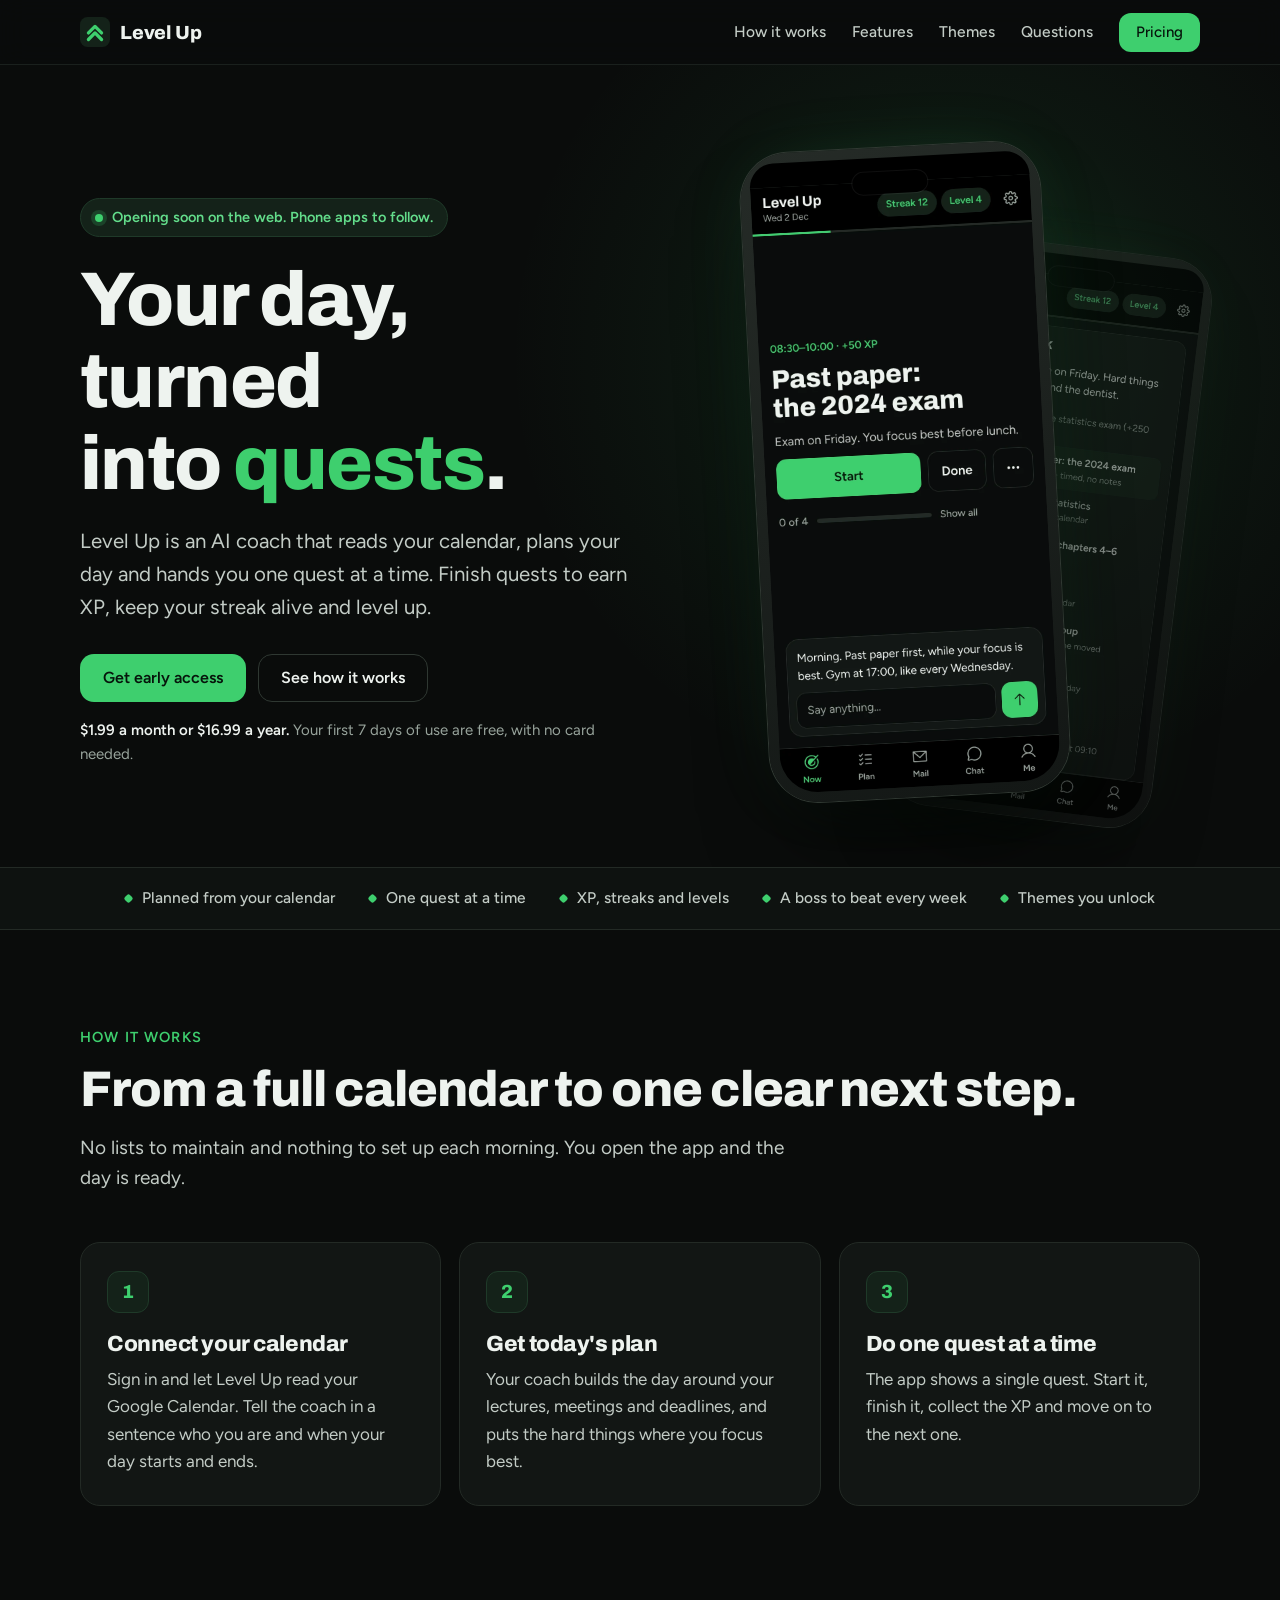
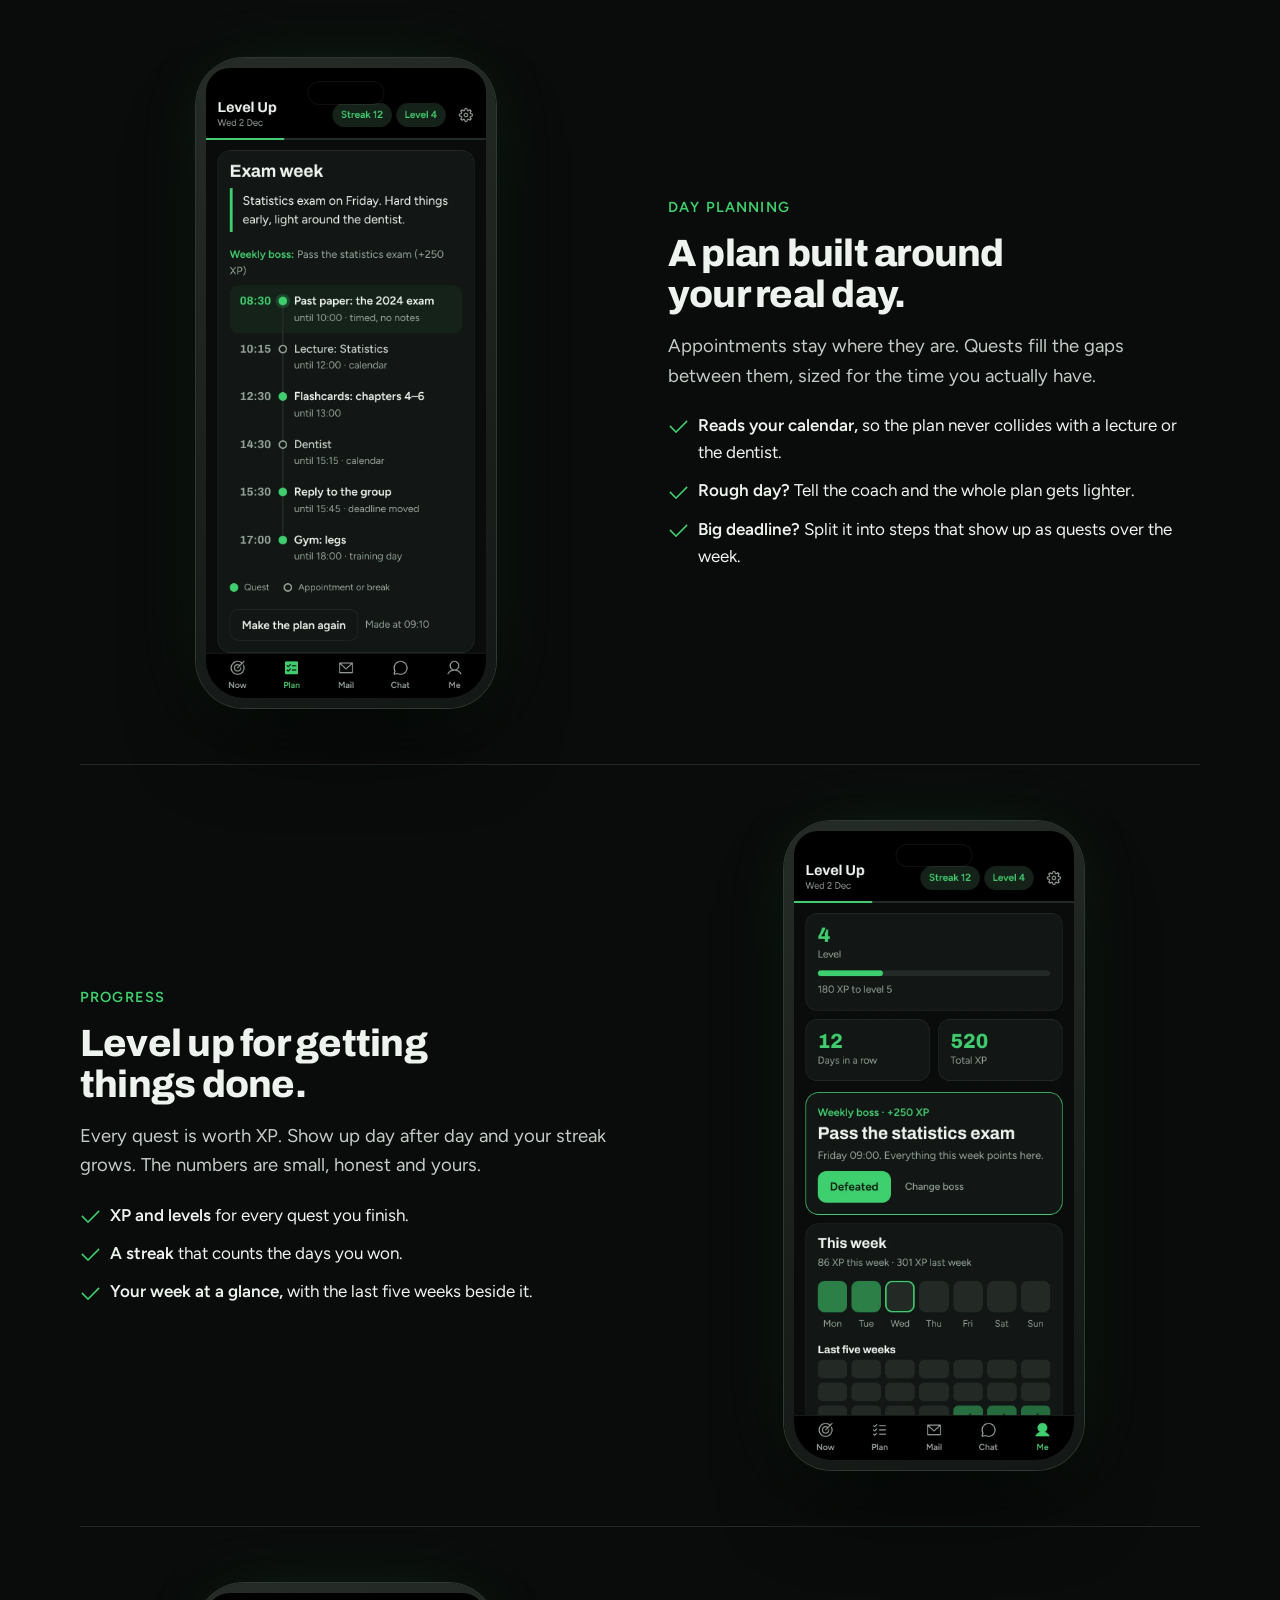
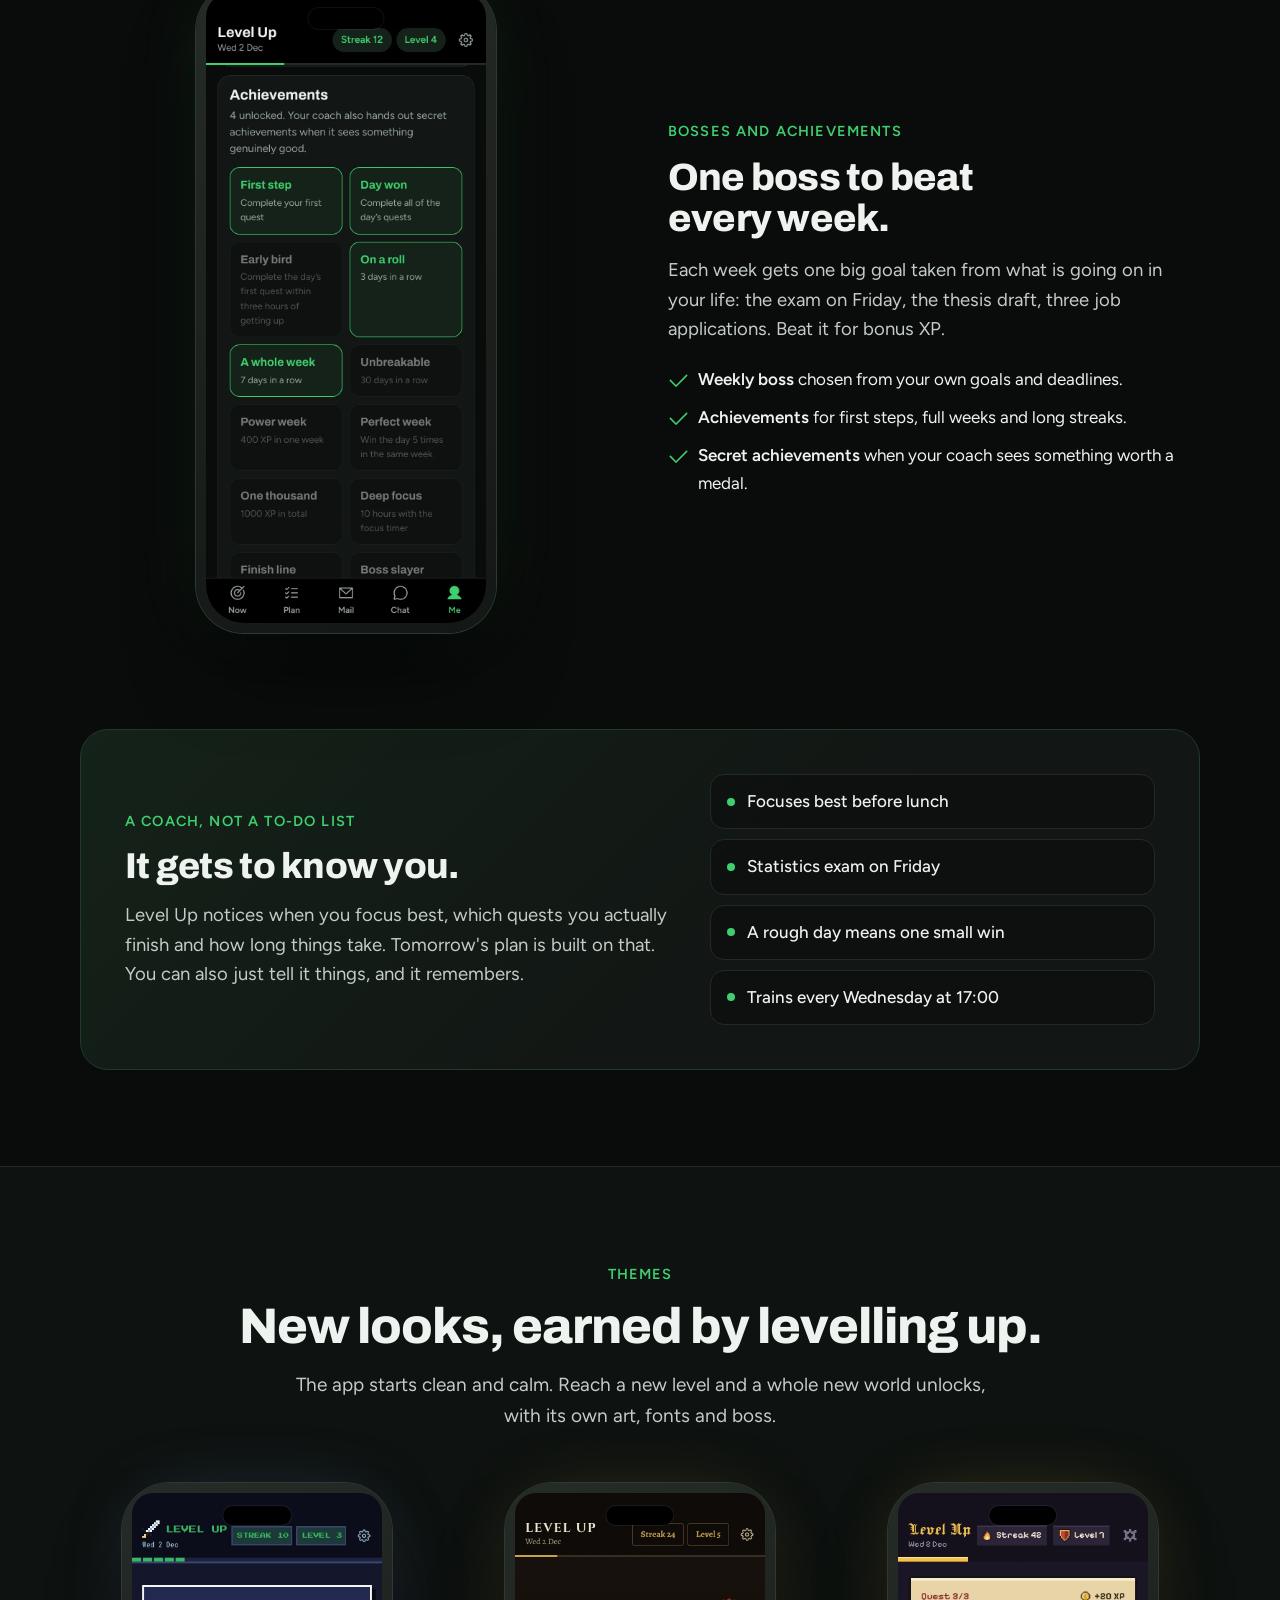
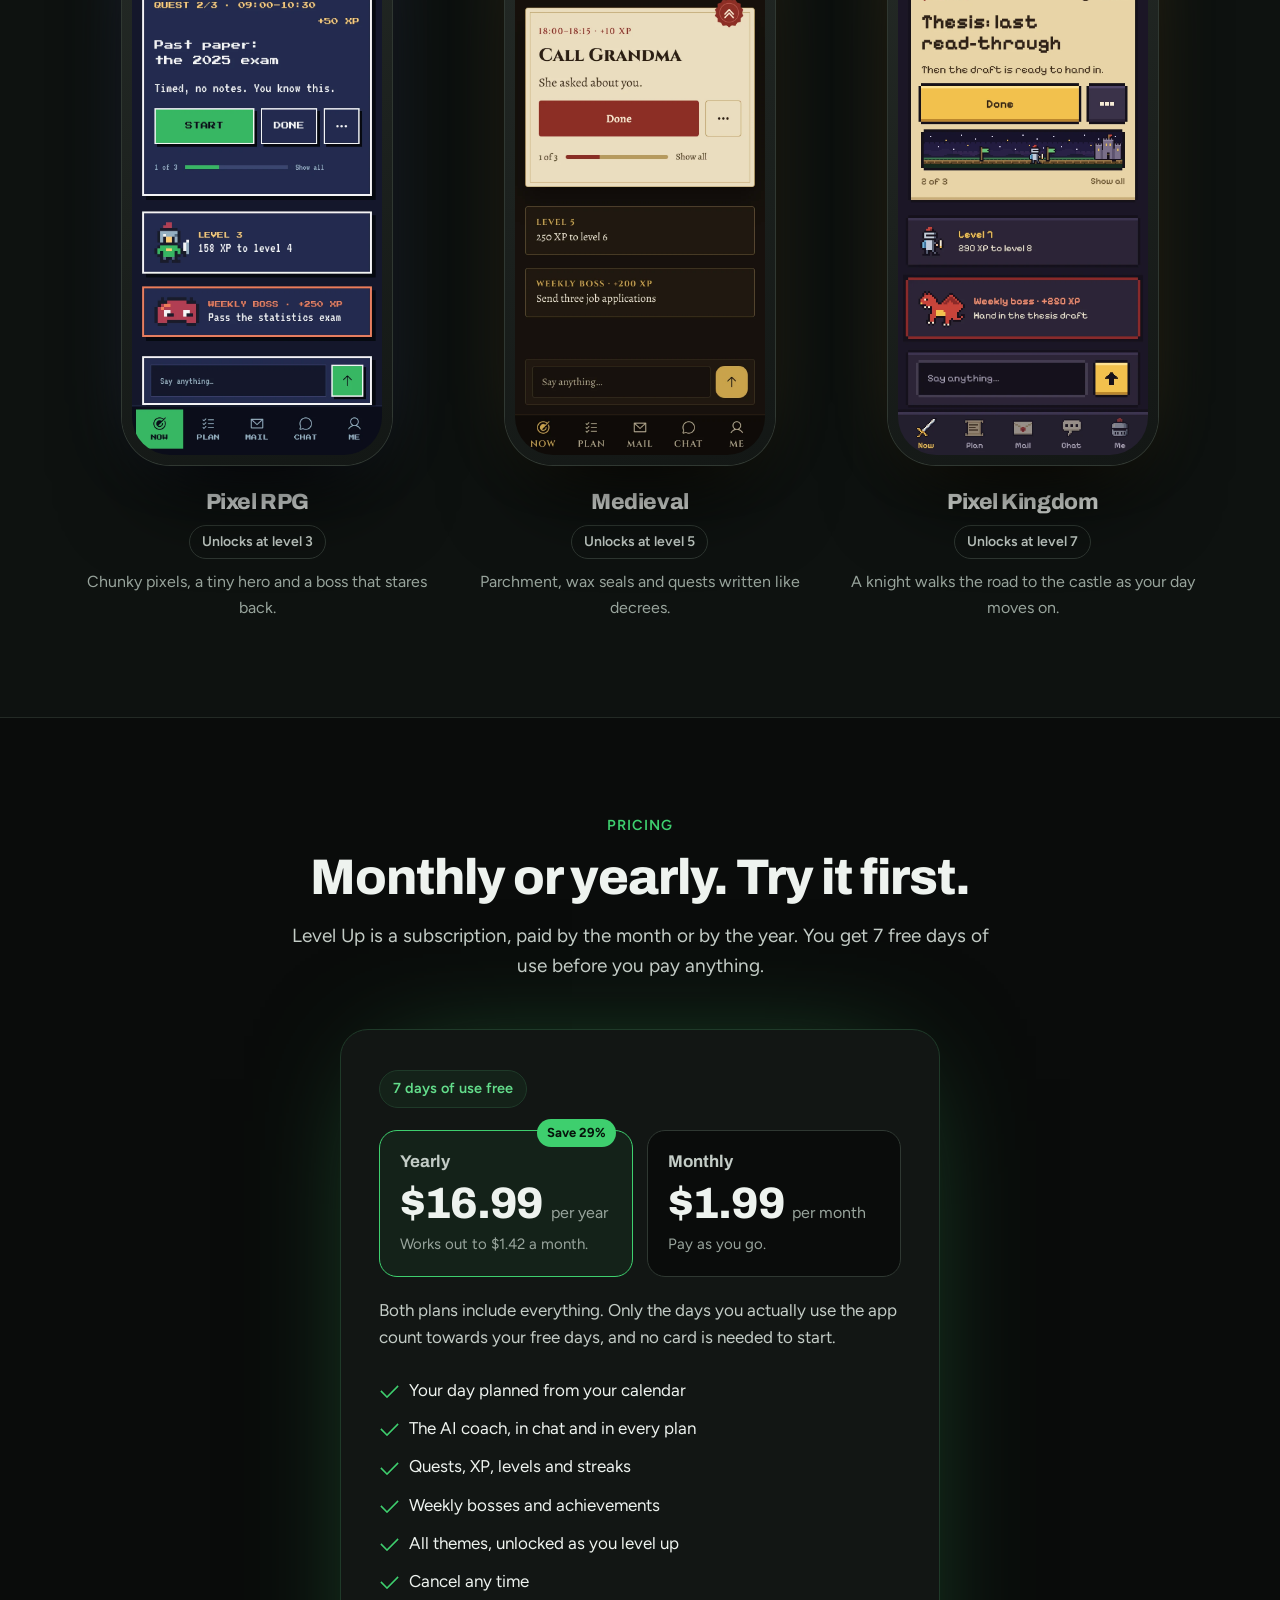
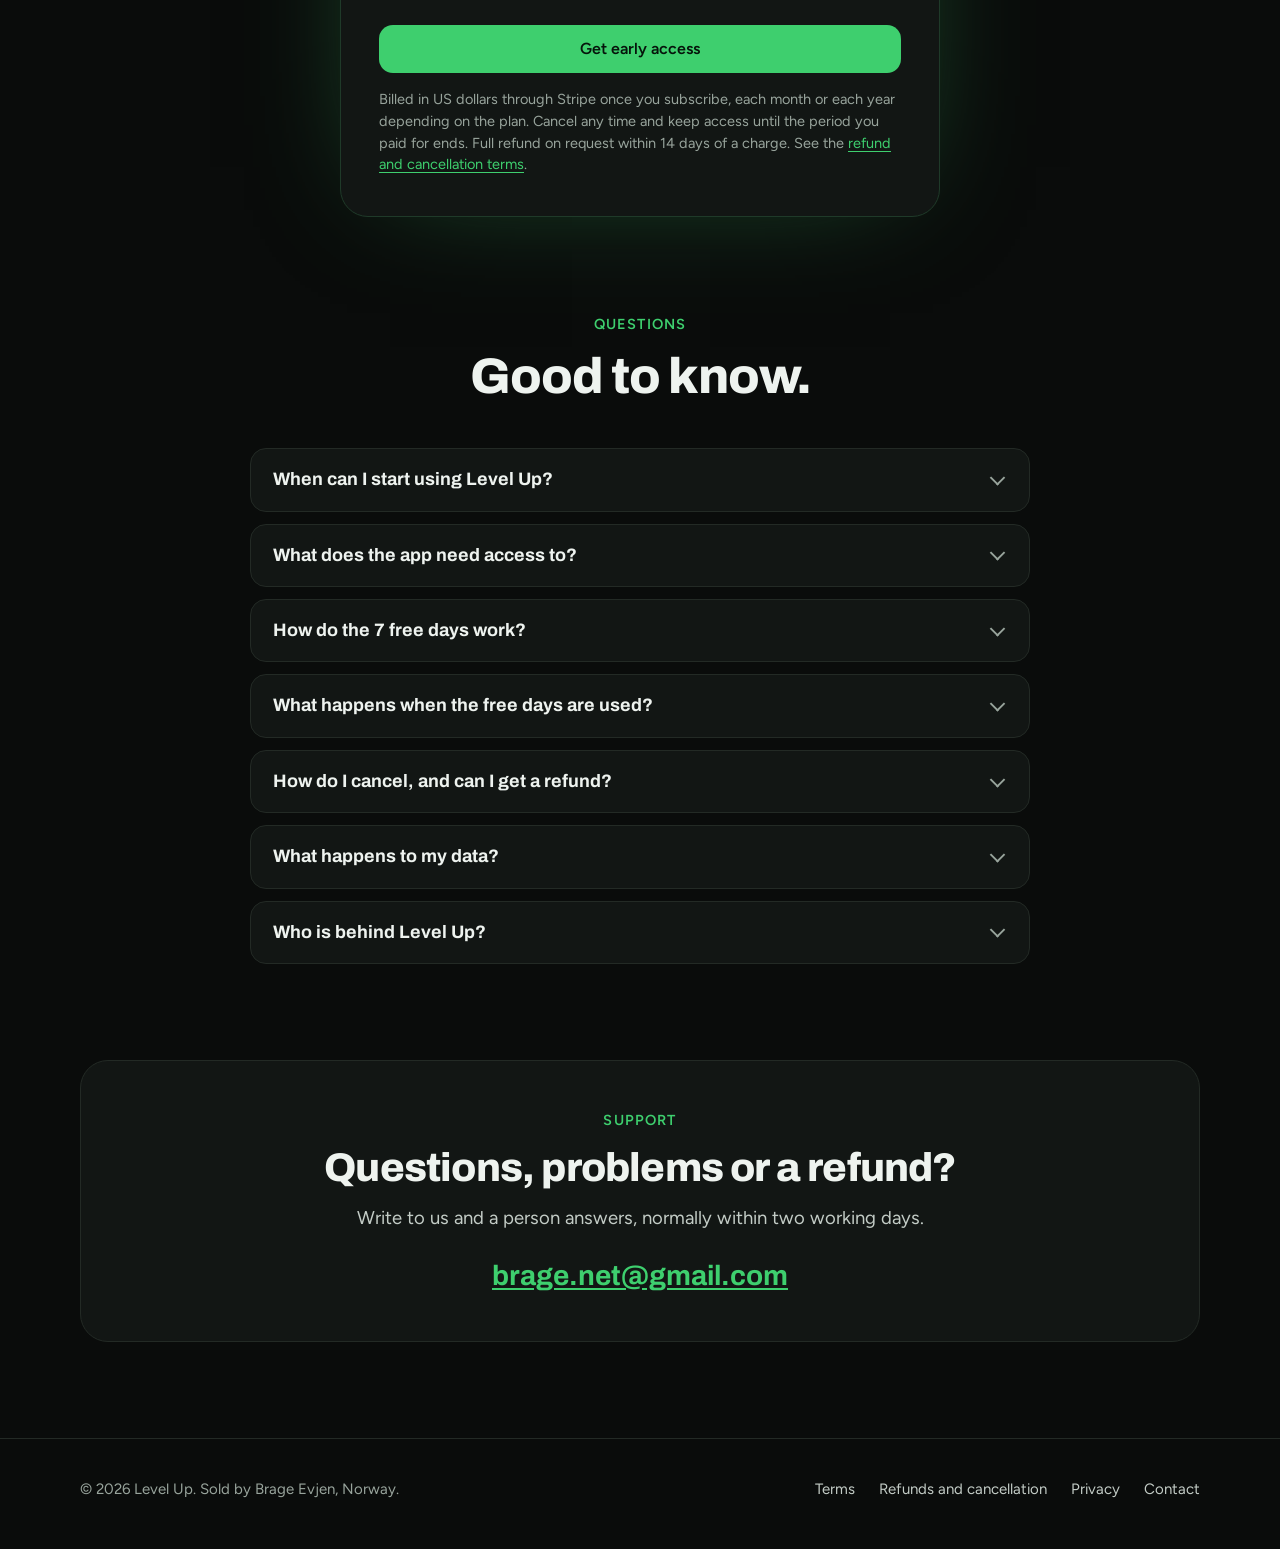
<file: index.html>
<!doctype html>
<html lang="en">
<head>
<meta charset="utf-8">
<meta name="viewport" content="width=device-width, initial-scale=1">
<title>Level Up: your day, turned into quests</title>
<meta name="description" content="Level Up is an AI coach that plans your day from your calendar and hands you one quest at a time. Earn XP, keep your streak and level up. $1.99 a month or $16.99 a year, first 7 days of use free.">
<meta name="theme-color" content="#0a0c0b">
<meta property="og:type" content="website">
<meta property="og:site_name" content="Level Up">
<meta property="og:title" content="Level Up: your day, turned into quests">
<meta property="og:description" content="An AI coach that plans your day from your calendar and hands you one quest at a time. Earn XP, keep your streak and level up.">
<meta property="og:image" content="https://brageevjen.github.io/level-up/assets/img/og.png">
<meta property="og:url" content="https://brageevjen.github.io/level-up/">
<link rel="canonical" href="https://brageevjen.github.io/level-up/">
<meta name="twitter:card" content="summary_large_image">
<link rel="icon" href="assets/img/icon.svg" type="image/svg+xml">
<link rel="apple-touch-icon" href="assets/img/icon-180.png">
<link rel="preload" href="assets/fonts/archivo.woff2" as="font" type="font/woff2" crossorigin>
<link rel="preload" href="assets/fonts/figtree.woff2" as="font" type="font/woff2" crossorigin>
<link rel="stylesheet" href="assets/style.css">
</head>
<body>
<a class="skip" href="#main">Skip to content</a>

<header class="top">
  <div class="wrap">
    <a class="brand" href="./" aria-label="Level Up, home">
      <svg viewBox="0 0 64 64" aria-hidden="true"><rect width="64" height="64" rx="16" fill="#142219"/><g fill="none" stroke="#3ecf6e" stroke-width="7" stroke-linecap="round" stroke-linejoin="round"><path d="M18 34 32 20 46 34"/><path d="M18 48 32 34 46 48"/></g></svg>
      Level Up
    </a>
    <nav class="nav" aria-label="Main">
      <a href="#how">How it works</a>
      <a href="#features">Features</a>
      <a href="#themes">Themes</a>
      <a href="#faq">Questions</a>
      <a class="btn sm" href="#pricing">Pricing</a>
    </nav>
  </div>
</header>

<main id="main">

<section class="hero">
  <div class="wrap">
    <div>
      <span class="pill"><i></i>Opening soon on the web. Phone apps to follow.</span>
      <h1>Your day, turned into <em>quests</em>.</h1>
      <p class="lead">Level Up is an AI coach that reads your calendar, plans your day and hands you one quest at a time. Finish quests to earn XP, keep your streak alive and level up.</p>
      <div class="cta">
        <a class="btn" href="mailto:brage.net@gmail.com?subject=Level%20Up%20early%20access">Get early access</a>
        <a class="btn ghost" href="#how">See how it works</a>
      </div>
      <p class="fine"><b>$1.99 a month or $16.99 a year.</b> Your first 7 days of use are free, with no card needed.</p>
    </div>
    <div class="stage" aria-hidden="true">
      <div class="phone back" style="--top:#000000"><img src="assets/img/plan.webp" alt="" width="780" height="1688"></div>
      <div class="phone front" style="--top:#000000"><img src="assets/img/now.webp" alt="" width="780" height="1688"></div>
    </div>
  </div>
</section>

<div class="strip">
  <div class="wrap">
    <ul>
      <li>Planned from your calendar</li>
      <li>One quest at a time</li>
      <li>XP, streaks and levels</li>
      <li>A boss to beat every week</li>
      <li>Themes you unlock</li>
    </ul>
  </div>
</div>

<section id="how">
  <div class="wrap">
    <p class="eyebrow">How it works</p>
    <h2 class="h2">From a full calendar to one clear next step.</h2>
    <p class="sub">No lists to maintain and nothing to set up each morning. You open the app and the day is ready.</p>
    <div class="steps">
      <div class="step">
        <h3>Connect your calendar</h3>
        <p>Sign in and let Level Up read your Google Calendar. Tell the coach in a sentence who you are and when your day starts and ends.</p>
      </div>
      <div class="step">
        <h3>Get today's plan</h3>
        <p>Your coach builds the day around your lectures, meetings and deadlines, and puts the hard things where you focus best.</p>
      </div>
      <div class="step">
        <h3>Do one quest at a time</h3>
        <p>The app shows a single quest. Start it, finish it, collect the XP and move on to the next one.</p>
      </div>
    </div>
  </div>
</section>

<section id="features" style="padding-top:0">
  <div class="wrap">

    <div class="feat">
      <div class="shot"><div class="phone" style="--top:#000000"><img src="assets/img/plan.webp" loading="lazy" width="780" height="1688" alt="The Plan view: a timeline for the day with calendar appointments and quests placed around them."></div></div>
      <div>
        <p class="eyebrow">Day planning</p>
        <h3>A plan built around your real day.</h3>
        <p>Appointments stay where they are. Quests fill the gaps between them, sized for the time you actually have.</p>
        <ul class="ticks">
          <li><b>Reads your calendar,</b> so the plan never collides with a lecture or the dentist.</li>
          <li><b>Rough day?</b> Tell the coach and the whole plan gets lighter.</li>
          <li><b>Big deadline?</b> Split it into steps that show up as quests over the week.</li>
        </ul>
      </div>
    </div>

    <div class="feat flip">
      <div class="shot"><div class="phone" style="--top:#000000"><img src="assets/img/me.webp" loading="lazy" width="780" height="1688" alt="The Me view: level 4, a 12 day streak, 520 XP in total and this week's boss."></div></div>
      <div>
        <p class="eyebrow">Progress</p>
        <h3>Level up for getting things done.</h3>
        <p>Every quest is worth XP. Show up day after day and your streak grows. The numbers are small, honest and yours.</p>
        <ul class="ticks">
          <li><b>XP and levels</b> for every quest you finish.</li>
          <li><b>A streak</b> that counts the days you won.</li>
          <li><b>Your week at a glance,</b> with the last five weeks beside it.</li>
        </ul>
      </div>
    </div>

    <div class="feat">
      <div class="shot"><div class="phone" style="--top:#000000"><img src="assets/img/achievements.webp" loading="lazy" width="780" height="1688" alt="Achievements: First step, Day won, On a roll and A whole week are unlocked. More are waiting."></div></div>
      <div>
        <p class="eyebrow">Bosses and achievements</p>
        <h3>One boss to beat every week.</h3>
        <p>Each week gets one big goal taken from what is going on in your life: the exam on Friday, the thesis draft, three job applications. Beat it for bonus XP.</p>
        <ul class="ticks">
          <li><b>Weekly boss</b> chosen from your own goals and deadlines.</li>
          <li><b>Achievements</b> for first steps, full weeks and long streaks.</li>
          <li><b>Secret achievements</b> when your coach sees something worth a medal.</li>
        </ul>
      </div>
    </div>

    <div class="learn">
      <div>
        <p class="eyebrow">A coach, not a to-do list</p>
        <h3>It gets to know you.</h3>
        <p>Level Up notices when you focus best, which quests you actually finish and how long things take. Tomorrow's plan is built on that. You can also just tell it things, and it remembers.</p>
      </div>
      <ul class="notes" aria-label="Examples of what the coach remembers">
        <li>Focuses best before lunch</li>
        <li>Statistics exam on Friday</li>
        <li>A rough day means one small win</li>
        <li>Trains every Wednesday at 17:00</li>
      </ul>
    </div>

  </div>
</section>

<section id="themes" class="themes">
  <div class="wrap center">
    <p class="eyebrow">Themes</p>
    <h2 class="h2">New looks, earned by levelling up.</h2>
    <p class="sub">The app starts clean and calm. Reach a new level and a whole new world unlocks, with its own art, fonts and boss.</p>
    <div class="tgrid">
      <div class="theme t-pixel">
        <div class="phone" style="--top:#0b0d1a"><img src="assets/img/pixel.webp" loading="lazy" width="780" height="1688" alt="Level Up in the Pixel RPG theme: blocky retro fonts, a small pixel hero and a pixel boss."></div>
        <h3>Pixel RPG</h3>
        <span class="lvl">Unlocks at level 3</span>
        <p>Chunky pixels, a tiny hero and a boss that stares back.</p>
      </div>
      <div class="theme t-med">
        <div class="phone" style="--top:#0f0b08"><img src="assets/img/medieval.webp" loading="lazy" width="780" height="1688" alt="Level Up in the Medieval theme: a parchment quest card with a wax seal and serif lettering."></div>
        <h3>Medieval</h3>
        <span class="lvl">Unlocks at level 5</span>
        <p>Parchment, wax seals and quests written like decrees.</p>
      </div>
      <div class="theme t-realm">
        <div class="phone" style="--top:#15111c"><img src="assets/img/kingdom.webp" loading="lazy" width="780" height="1688" alt="Level Up in the Pixel Kingdom theme: a knight walks a night road towards a castle and a red dragon is the weekly boss."></div>
        <h3>Pixel Kingdom</h3>
        <span class="lvl">Unlocks at level 7</span>
        <p>A knight walks the road to the castle as your day moves on.</p>
      </div>
    </div>
  </div>
</section>

<section id="pricing">
  <div class="wrap center">
    <p class="eyebrow">Pricing</p>
    <h2 class="h2">Monthly or yearly. Try it first.</h2>
    <p class="sub">Level Up is a subscription, paid by the month or by the year. You get 7 free days of use before you pay anything.</p>
    <div class="price">
      <span class="tag">7 days of use free</span>
      <div class="plans">
        <div class="plan best">
          <span class="save">Save 29%</span>
          <h3>Yearly</h3>
          <div class="amount"><b>$16.99</b><span>per year</span></div>
          <p>Works out to $1.42 a month.</p>
        </div>
        <div class="plan">
          <h3>Monthly</h3>
          <div class="amount"><b>$1.99</b><span>per month</span></div>
          <p>Pay as you go.</p>
        </div>
      </div>
      <p class="note">Both plans include everything. Only the days you actually use the app count towards your free days, and no card is needed to start.</p>
      <ul class="ticks">
        <li>Your day planned from your calendar</li>
        <li>The AI coach, in chat and in every plan</li>
        <li>Quests, XP, levels and streaks</li>
        <li>Weekly bosses and achievements</li>
        <li>All themes, unlocked as you level up</li>
        <li>Cancel any time</li>
      </ul>
      <a class="btn" href="mailto:brage.net@gmail.com?subject=Level%20Up%20early%20access">Get early access</a>
      <small>Billed in US dollars through Stripe once you subscribe, each month or each year depending on the plan. Cancel any time and keep access until the period you paid for ends. Full refund on request within 14 days of a charge. See the <a href="terms.html#refunds">refund and cancellation terms</a>.</small>
    </div>
  </div>
</section>

<section id="faq" style="padding-top:0">
  <div class="wrap">
    <div class="center">
      <p class="eyebrow">Questions</p>
      <h2 class="h2">Good to know.</h2>
    </div>
    <div class="faq">
      <details>
        <summary>When can I start using Level Up?</summary>
        <p>Level Up is in its last stretch before opening on the web, and it will work in the browser on your phone and computer. Apps for iPhone and Android follow. Send an e-mail to <a href="mailto:brage.net@gmail.com">brage.net@gmail.com</a> and you will hear from us when it opens.</p>
      </details>
      <details>
        <summary>What does the app need access to?</summary>
        <p>Your Google Calendar, and only with your permission. Level Up reads your events to plan the day. It adds or deletes an event only when you ask for it, and deleting always needs your approval in the app. You can withdraw the permission at any time.</p>
      </details>
      <details>
        <summary>How do the 7 free days work?</summary>
        <p>A day counts when you use the app to plan it. Days you do not open the app are not used up, so a busy week does not eat your trial. You do not enter a card to start.</p>
      </details>
      <details>
        <summary>What happens when the free days are used?</summary>
        <p>The AI coach pauses until you subscribe. Your quests, XP, streak and level stay where they are, and you are never charged without choosing a plan yourself.</p>
      </details>
      <details>
        <summary>How do I cancel, and can I get a refund?</summary>
        <p>You cancel in the app under Settings, Account, whenever you like, and keep access until the end of the month or year you paid for. If you are not happy, write to <a href="mailto:brage.net@gmail.com">brage.net@gmail.com</a> within 14 days of a charge and you get that charge back in full. The details are in the <a href="terms.html#refunds">terms</a>.</p>
      </details>
      <details>
        <summary>What happens to my data?</summary>
        <p>Your plans, quests and progress are stored so the app can work, and the parts needed to plan your day are sent to an AI model. Your data is not sold, there is no advertising, and you can download or delete everything. Read the <a href="privacy.html">privacy policy</a>.</p>
      </details>
      <details>
        <summary>Who is behind Level Up?</summary>
        <p>Level Up is made and sold by Brage Evjen, an independent developer in Norway. Questions go straight to him at <a href="mailto:brage.net@gmail.com">brage.net@gmail.com</a>.</p>
      </details>
    </div>
  </div>
</section>

<section id="contact" class="contact">
  <div class="wrap">
    <div class="cbox">
      <p class="eyebrow">Support</p>
      <h2>Questions, problems or a refund?</h2>
      <p>Write to us and a person answers, normally within two working days.</p>
      <a class="mail" href="mailto:brage.net@gmail.com">brage.net@gmail.com</a>
    </div>
  </div>
</section>

</main>

<footer>
  <div class="wrap">
    <span>© 2026 Level Up. Sold by Brage Evjen, Norway.</span>
    <nav aria-label="Legal">
      <a href="terms.html">Terms</a>
      <a href="terms.html#refunds">Refunds and cancellation</a>
      <a href="privacy.html">Privacy</a>
      <a href="mailto:brage.net@gmail.com">Contact</a>
    </nav>
  </div>
</footer>
</body>
</html>
</file>
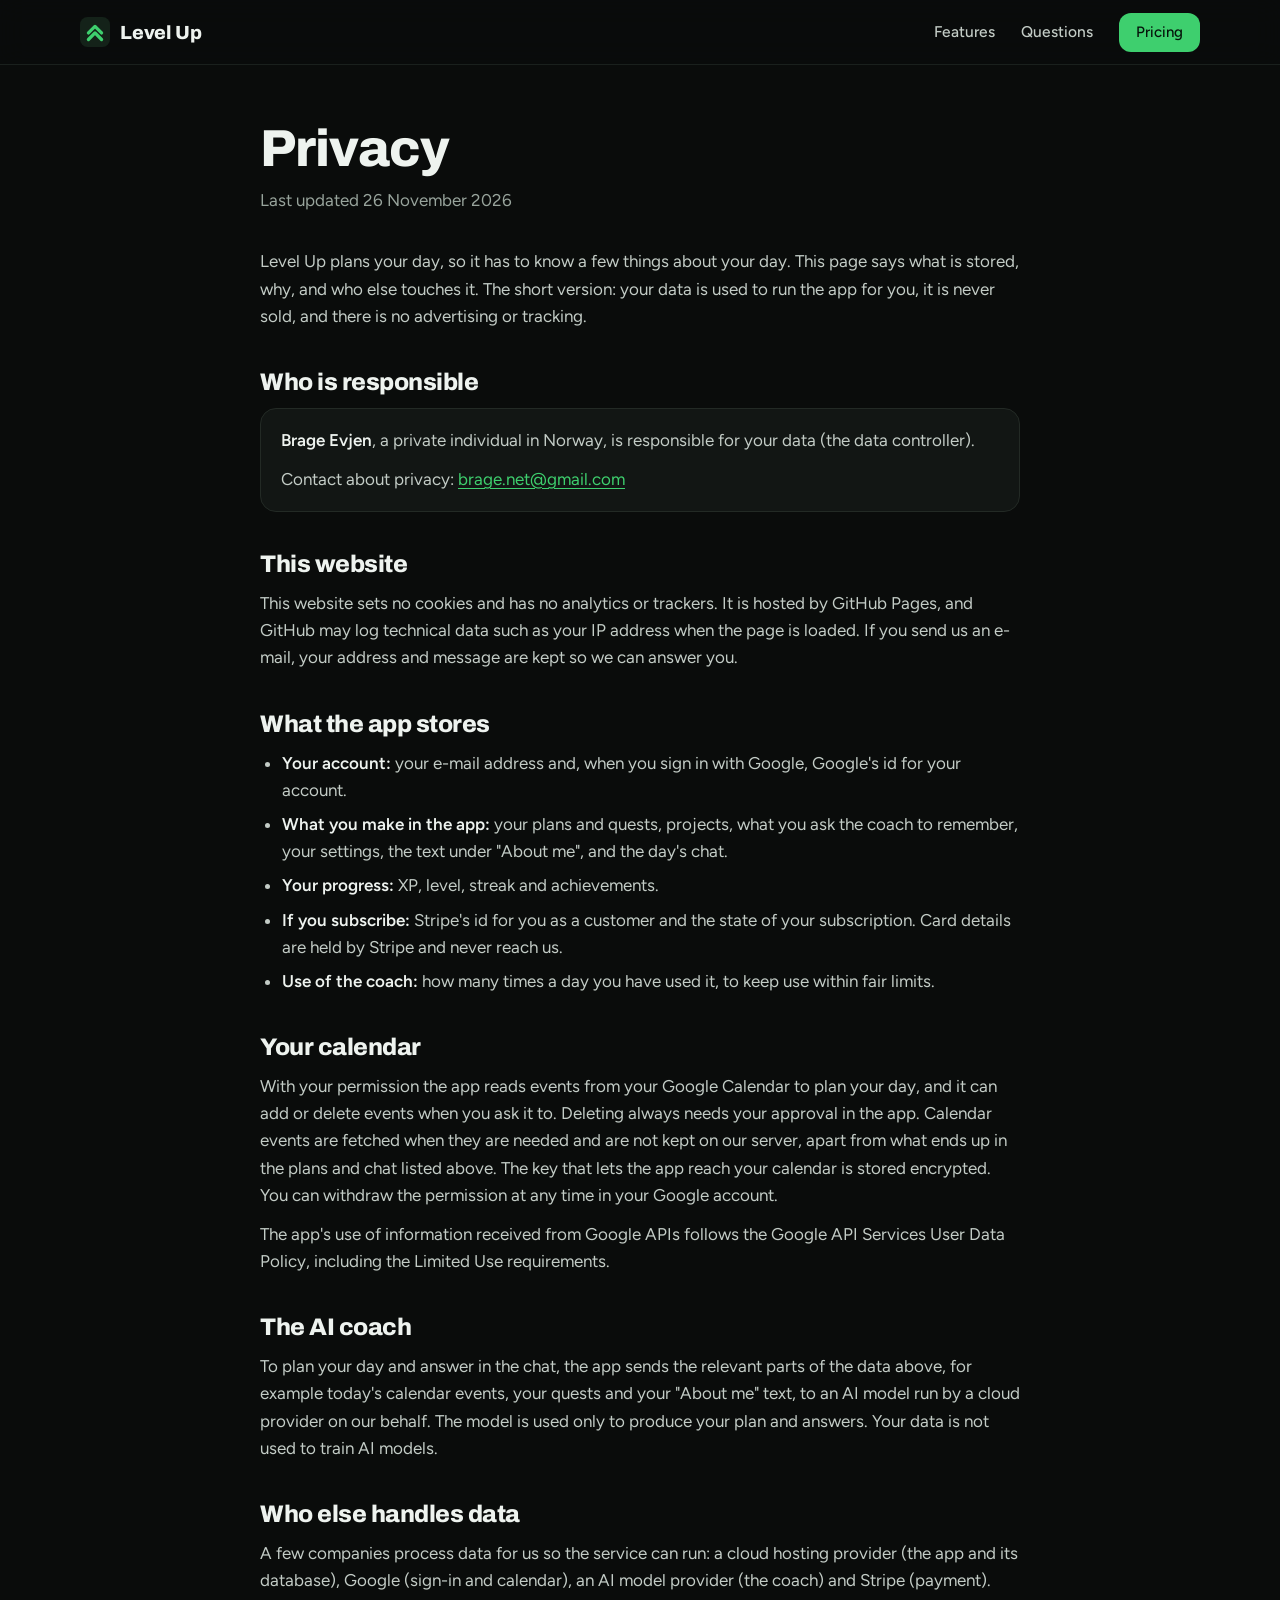
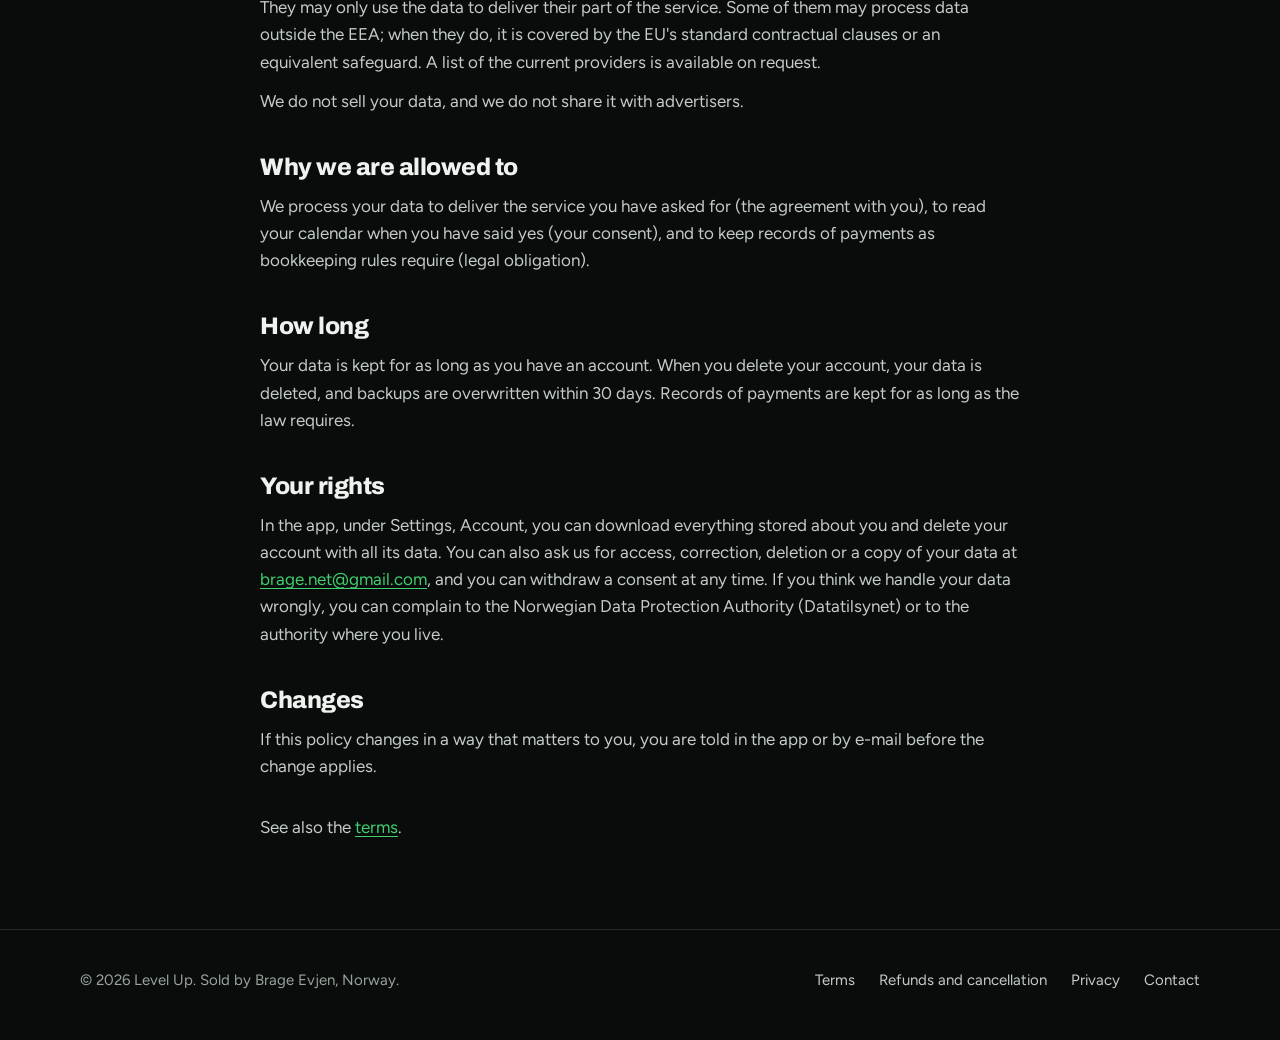
<file: privacy.html>
<!doctype html>
<html lang="en">
<head>
<meta charset="utf-8">
<meta name="viewport" content="width=device-width, initial-scale=1">
<title>Privacy | Level Up</title>
<meta name="description" content="What Level Up stores about you, why, and how you get it out or deleted.">
<meta name="theme-color" content="#0a0c0b">
<link rel="icon" href="assets/img/icon.svg" type="image/svg+xml">
<link rel="stylesheet" href="assets/style.css">
</head>
<body>
<a class="skip" href="#main">Skip to content</a>
<header class="top">
  <div class="wrap">
    <a class="brand" href="./" aria-label="Level Up, home">
      <svg viewBox="0 0 64 64" aria-hidden="true"><rect width="64" height="64" rx="16" fill="#142219"/><g fill="none" stroke="#3ecf6e" stroke-width="7" stroke-linecap="round" stroke-linejoin="round"><path d="M18 34 32 20 46 34"/><path d="M18 48 32 34 46 48"/></g></svg>
      Level Up
    </a>
    <nav class="nav" aria-label="Main">
      <a href="./#features">Features</a>
      <a href="./#faq">Questions</a>
      <a class="btn sm" href="./#pricing">Pricing</a>
    </nav>
  </div>
</header>
<main id="main" class="wrap legal">
<h1>Privacy</h1>
<p class="upd">Last updated 26 November 2026</p>

<p>Level Up plans your day, so it has to know a few things about your day. This page says what is stored, why, and who else touches it. The short version: your data is used to run the app for you, it is never sold, and there is no advertising or tracking.</p>

<h2 id="who">Who is responsible</h2>
<div class="box">
<p><b>Brage Evjen</b>, a private individual in Norway, is responsible for your data (the data controller).</p>
<p>Contact about privacy: <a href="mailto:brage.net@gmail.com">brage.net@gmail.com</a></p>
</div>

<h2 id="site">This website</h2>
<p>This website sets no cookies and has no analytics or trackers. It is hosted by GitHub Pages, and GitHub may log technical data such as your IP address when the page is loaded. If you send us an e-mail, your address and message are kept so we can answer you.</p>

<h2 id="stored">What the app stores</h2>
<ul>
<li><b>Your account:</b> your e-mail address and, when you sign in with Google, Google's id for your account.</li>
<li><b>What you make in the app:</b> your plans and quests, projects, what you ask the coach to remember, your settings, the text under "About me", and the day's chat.</li>
<li><b>Your progress:</b> XP, level, streak and achievements.</li>
<li><b>If you subscribe:</b> Stripe's id for you as a customer and the state of your subscription. Card details are held by Stripe and never reach us.</li>
<li><b>Use of the coach:</b> how many times a day you have used it, to keep use within fair limits.</li>
</ul>

<h2 id="calendar">Your calendar</h2>
<p>With your permission the app reads events from your Google Calendar to plan your day, and it can add or delete events when you ask it to. Deleting always needs your approval in the app. Calendar events are fetched when they are needed and are not kept on our server, apart from what ends up in the plans and chat listed above. The key that lets the app reach your calendar is stored encrypted. You can withdraw the permission at any time in your Google account.</p>
<p>The app's use of information received from Google APIs follows the Google API Services User Data Policy, including the Limited Use requirements.</p>

<h2 id="ai">The AI coach</h2>
<p>To plan your day and answer in the chat, the app sends the relevant parts of the data above, for example today's calendar events, your quests and your "About me" text, to an AI model run by a cloud provider on our behalf. The model is used only to produce your plan and answers. Your data is not used to train AI models.</p>

<h2 id="others">Who else handles data</h2>
<p>A few companies process data for us so the service can run: a cloud hosting provider (the app and its database), Google (sign-in and calendar), an AI model provider (the coach) and Stripe (payment). They may only use the data to deliver their part of the service. Some of them may process data outside the EEA; when they do, it is covered by the EU's standard contractual clauses or an equivalent safeguard. A list of the current providers is available on request.</p>
<p>We do not sell your data, and we do not share it with advertisers.</p>

<h2 id="basis">Why we are allowed to</h2>
<p>We process your data to deliver the service you have asked for (the agreement with you), to read your calendar when you have said yes (your consent), and to keep records of payments as bookkeeping rules require (legal obligation).</p>

<h2 id="how-long">How long</h2>
<p>Your data is kept for as long as you have an account. When you delete your account, your data is deleted, and backups are overwritten within 30 days. Records of payments are kept for as long as the law requires.</p>

<h2 id="rights">Your rights</h2>
<p>In the app, under Settings, Account, you can download everything stored about you and delete your account with all its data. You can also ask us for access, correction, deletion or a copy of your data at <a href="mailto:brage.net@gmail.com">brage.net@gmail.com</a>, and you can withdraw a consent at any time. If you think we handle your data wrongly, you can complain to the Norwegian Data Protection Authority (Datatilsynet) or to the authority where you live.</p>

<h2 id="changes">Changes</h2>
<p>If this policy changes in a way that matters to you, you are told in the app or by e-mail before the change applies.</p>

<p style="margin-top:34px">See also the <a href="terms.html">terms</a>.</p>
</main>
<footer>
  <div class="wrap">
    <span>© 2026 Level Up. Sold by Brage Evjen, Norway.</span>
    <nav aria-label="Legal">
      <a href="terms.html">Terms</a>
      <a href="terms.html#refunds">Refunds and cancellation</a>
      <a href="privacy.html">Privacy</a>
      <a href="mailto:brage.net@gmail.com">Contact</a>
    </nav>
  </div>
</footer>
</body>
</html>
</file>
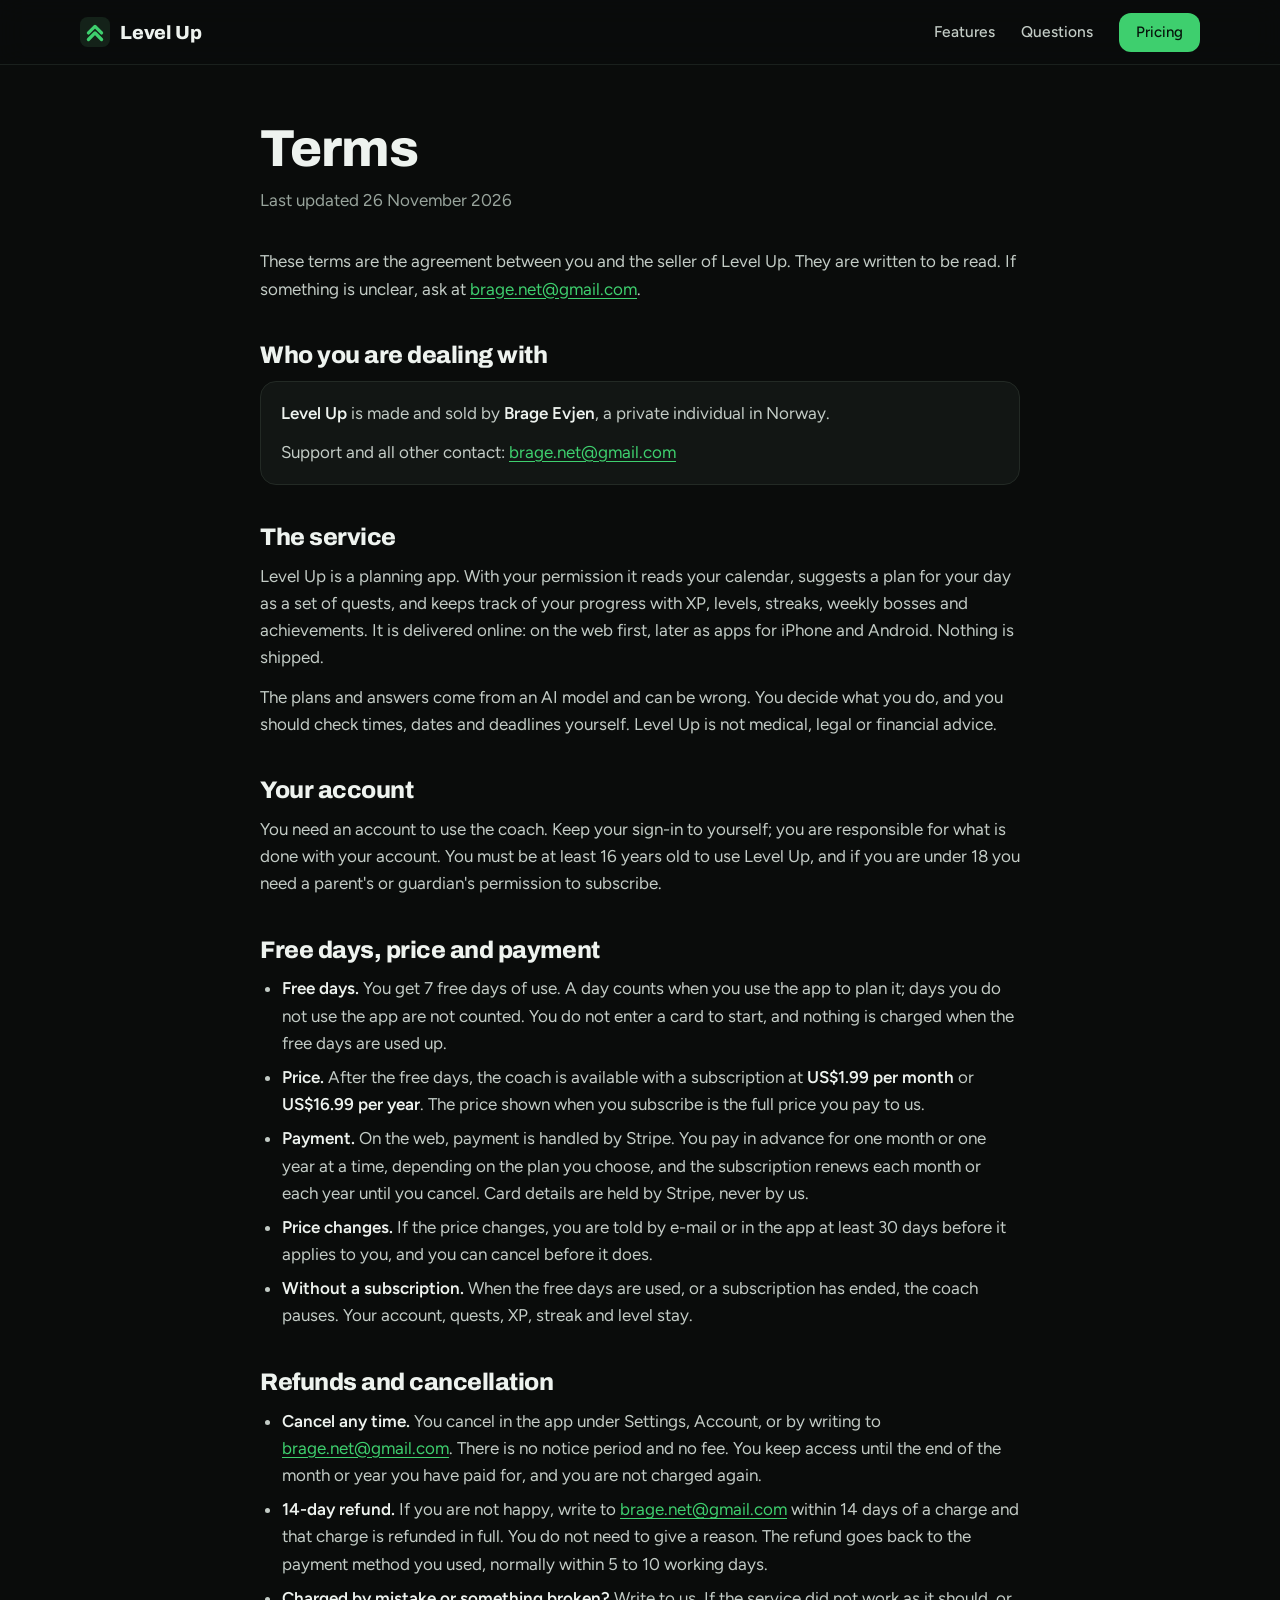
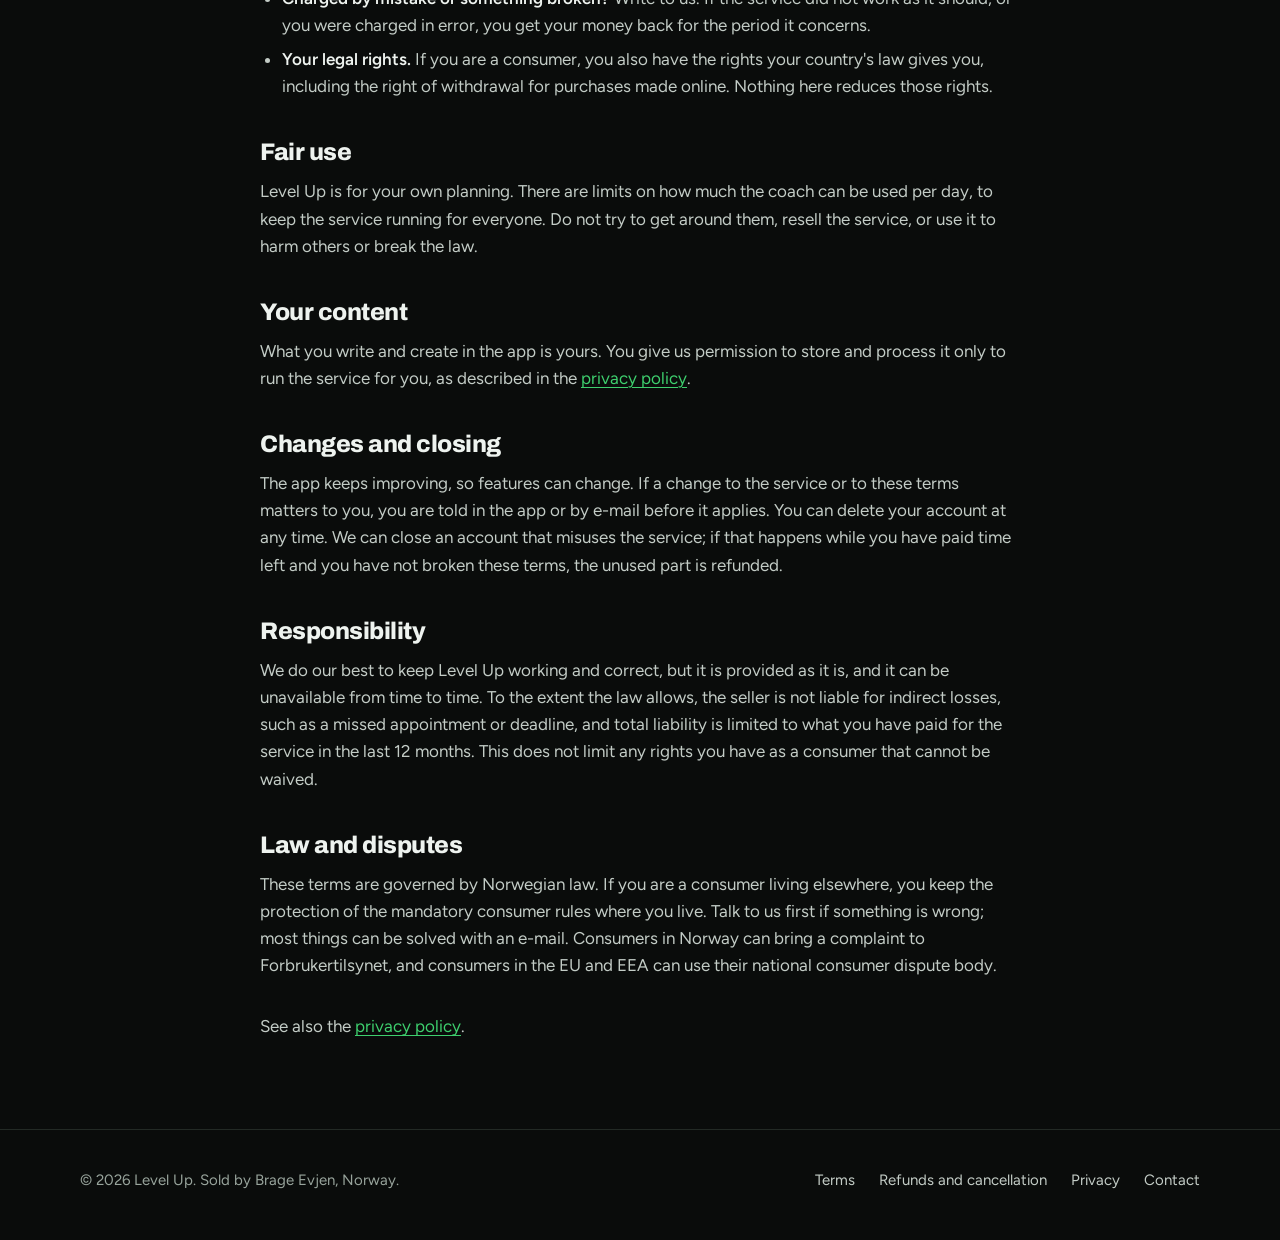
<file: terms.html>
<!doctype html>
<html lang="en">
<head>
<meta charset="utf-8">
<meta name="viewport" content="width=device-width, initial-scale=1">
<title>Terms | Level Up</title>
<meta name="description" content="Terms of use for Level Up, including price, cancellation and refunds.">
<meta name="theme-color" content="#0a0c0b">
<link rel="icon" href="assets/img/icon.svg" type="image/svg+xml">
<link rel="stylesheet" href="assets/style.css">
</head>
<body>
<a class="skip" href="#main">Skip to content</a>
<header class="top">
  <div class="wrap">
    <a class="brand" href="./" aria-label="Level Up, home">
      <svg viewBox="0 0 64 64" aria-hidden="true"><rect width="64" height="64" rx="16" fill="#142219"/><g fill="none" stroke="#3ecf6e" stroke-width="7" stroke-linecap="round" stroke-linejoin="round"><path d="M18 34 32 20 46 34"/><path d="M18 48 32 34 46 48"/></g></svg>
      Level Up
    </a>
    <nav class="nav" aria-label="Main">
      <a href="./#features">Features</a>
      <a href="./#faq">Questions</a>
      <a class="btn sm" href="./#pricing">Pricing</a>
    </nav>
  </div>
</header>
<main id="main" class="wrap legal">
<h1>Terms</h1>
<p class="upd">Last updated 26 November 2026</p>

<p>These terms are the agreement between you and the seller of Level Up. They are written to be read. If something is unclear, ask at <a href="mailto:brage.net@gmail.com">brage.net@gmail.com</a>.</p>

<h2 id="seller">Who you are dealing with</h2>
<div class="box">
<p><b>Level Up</b> is made and sold by <b>Brage Evjen</b>, a private individual in Norway.</p>
<p>Support and all other contact: <a href="mailto:brage.net@gmail.com">brage.net@gmail.com</a></p>
</div>

<h2 id="service">The service</h2>
<p>Level Up is a planning app. With your permission it reads your calendar, suggests a plan for your day as a set of quests, and keeps track of your progress with XP, levels, streaks, weekly bosses and achievements. It is delivered online: on the web first, later as apps for iPhone and Android. Nothing is shipped.</p>
<p>The plans and answers come from an AI model and can be wrong. You decide what you do, and you should check times, dates and deadlines yourself. Level Up is not medical, legal or financial advice.</p>

<h2 id="account">Your account</h2>
<p>You need an account to use the coach. Keep your sign-in to yourself; you are responsible for what is done with your account. You must be at least 16 years old to use Level Up, and if you are under 18 you need a parent's or guardian's permission to subscribe.</p>

<h2 id="price">Free days, price and payment</h2>
<ul>
<li><b>Free days.</b> You get 7 free days of use. A day counts when you use the app to plan it; days you do not use the app are not counted. You do not enter a card to start, and nothing is charged when the free days are used up.</li>
<li><b>Price.</b> After the free days, the coach is available with a subscription at <b>US$1.99 per month</b> or <b>US$16.99 per year</b>. The price shown when you subscribe is the full price you pay to us.</li>
<li><b>Payment.</b> On the web, payment is handled by Stripe. You pay in advance for one month or one year at a time, depending on the plan you choose, and the subscription renews each month or each year until you cancel. Card details are held by Stripe, never by us.</li>
<li><b>Price changes.</b> If the price changes, you are told by e-mail or in the app at least 30 days before it applies to you, and you can cancel before it does.</li>
<li><b>Without a subscription.</b> When the free days are used, or a subscription has ended, the coach pauses. Your account, quests, XP, streak and level stay.</li>
</ul>

<h2 id="refunds">Refunds and cancellation</h2>
<ul>
<li><b>Cancel any time.</b> You cancel in the app under Settings, Account, or by writing to <a href="mailto:brage.net@gmail.com">brage.net@gmail.com</a>. There is no notice period and no fee. You keep access until the end of the month or year you have paid for, and you are not charged again.</li>
<li><b>14-day refund.</b> If you are not happy, write to <a href="mailto:brage.net@gmail.com">brage.net@gmail.com</a> within 14 days of a charge and that charge is refunded in full. You do not need to give a reason. The refund goes back to the payment method you used, normally within 5 to 10 working days.</li>
<li><b>Charged by mistake or something broken?</b> Write to us. If the service did not work as it should, or you were charged in error, you get your money back for the period it concerns.</li>
<li><b>Your legal rights.</b> If you are a consumer, you also have the rights your country's law gives you, including the right of withdrawal for purchases made online. Nothing here reduces those rights.</li>
</ul>

<h2 id="fair-use">Fair use</h2>
<p>Level Up is for your own planning. There are limits on how much the coach can be used per day, to keep the service running for everyone. Do not try to get around them, resell the service, or use it to harm others or break the law.</p>

<h2 id="your-content">Your content</h2>
<p>What you write and create in the app is yours. You give us permission to store and process it only to run the service for you, as described in the <a href="privacy.html">privacy policy</a>.</p>

<h2 id="changes">Changes and closing</h2>
<p>The app keeps improving, so features can change. If a change to the service or to these terms matters to you, you are told in the app or by e-mail before it applies. You can delete your account at any time. We can close an account that misuses the service; if that happens while you have paid time left and you have not broken these terms, the unused part is refunded.</p>

<h2 id="liability">Responsibility</h2>
<p>We do our best to keep Level Up working and correct, but it is provided as it is, and it can be unavailable from time to time. To the extent the law allows, the seller is not liable for indirect losses, such as a missed appointment or deadline, and total liability is limited to what you have paid for the service in the last 12 months. This does not limit any rights you have as a consumer that cannot be waived.</p>

<h2 id="law">Law and disputes</h2>
<p>These terms are governed by Norwegian law. If you are a consumer living elsewhere, you keep the protection of the mandatory consumer rules where you live. Talk to us first if something is wrong; most things can be solved with an e-mail. Consumers in Norway can bring a complaint to Forbrukertilsynet, and consumers in the EU and EEA can use their national consumer dispute body.</p>

<p style="margin-top:34px">See also the <a href="privacy.html">privacy policy</a>.</p>
</main>
<footer>
  <div class="wrap">
    <span>© 2026 Level Up. Sold by Brage Evjen, Norway.</span>
    <nav aria-label="Legal">
      <a href="terms.html">Terms</a>
      <a href="terms.html#refunds">Refunds and cancellation</a>
      <a href="privacy.html">Privacy</a>
      <a href="mailto:brage.net@gmail.com">Contact</a>
    </nav>
  </div>
</footer>
</body>
</html>
</file>
<file: assets/style.css>
@font-face{font-family:Archivo;font-style:normal;font-weight:100 900;font-stretch:100%;font-display:swap;src:url(fonts/archivo.woff2) format("woff2")}
@font-face{font-family:Figtree;font-style:normal;font-weight:300 900;font-display:swap;src:url(fonts/figtree.woff2) format("woff2")}

:root{
  --bg:#0a0c0b;--bg2:#0e1210;--card:#121614;--line:#232a25;--line2:#2f3832;
  --ink:#eef3ef;--mute:#98a49c;--dim:#c3ccc6;
  --co:#3ecf6e;--co2:#63dd8b;--soft:#142219;--on:#06140b;
  --gold:#f2c14e;--red:#d9705f;--blue:#7f9bff;
  --fd:Archivo,system-ui,-apple-system,"Segoe UI",sans-serif;
  --fb:Figtree,system-ui,-apple-system,"Segoe UI",sans-serif;
  --w:1120px;--r:20px;
}
*{box-sizing:border-box}
html{scroll-behavior:smooth;-webkit-text-size-adjust:100%}
body{margin:0;background:var(--bg);color:var(--ink);font:400 17px/1.6 var(--fb);-webkit-font-smoothing:antialiased;overflow-x:hidden}
img{max-width:100%;display:block}
a{color:var(--co);text-underline-offset:3px}
a:hover{color:var(--co2)}
:focus-visible{outline:2px solid var(--co);outline-offset:3px;border-radius:6px}
h1,h2,h3{font-family:var(--fd);font-weight:800;letter-spacing:-.02em;line-height:1.08;margin:0;text-wrap:balance}
p{margin:0}
.wrap{width:min(var(--w),100% - 40px);margin-inline:auto}
.skip{position:absolute;left:-999px;top:8px;background:var(--co);color:var(--on);padding:8px 14px;border-radius:10px;font-weight:600;z-index:20}
.skip:focus{left:12px}

/* header */
.top{position:sticky;top:0;z-index:10;background:rgb(10 12 11 / .82);backdrop-filter:saturate(1.4) blur(14px);-webkit-backdrop-filter:saturate(1.4) blur(14px);border-bottom:1px solid rgb(35 42 37 / .7)}
.top .wrap{display:flex;align-items:center;gap:20px;height:64px}
.brand{display:flex;align-items:center;gap:10px;font:800 19px/1 var(--fd);letter-spacing:-.01em;color:var(--ink);text-decoration:none}
.brand:hover{color:var(--ink)}
.brand svg{width:30px;height:30px;flex:none}
.nav{margin-left:auto;display:flex;align-items:center;gap:26px}
.nav a{color:var(--dim);text-decoration:none;font-weight:500;font-size:15.5px}
.nav a:hover{color:var(--ink)}
.nav .btn{color:var(--on)}

/* buttons */
.btn{display:inline-flex;align-items:center;justify-content:center;gap:8px;background:var(--co);color:var(--on);font:600 16px/1 var(--fb);padding:15px 22px;border-radius:14px;text-decoration:none;border:1px solid transparent;transition:transform .15s,background .15s,border-color .15s}
.btn:hover{background:var(--co2);color:var(--on);transform:translateY(-1px)}
.btn.sm{padding:11px 16px;font-size:15px;border-radius:12px}
.btn.ghost{background:transparent;color:var(--ink);border-color:var(--line2)}
.btn.ghost:hover{background:var(--card);color:var(--ink);border-color:#3d4841}

/* hero */
.hero{position:relative;padding:72px 0 40px;overflow:hidden}
.hero::before{content:"";position:absolute;inset:-20% -10% auto auto;width:900px;height:900px;background:radial-gradient(closest-side,rgb(62 207 110 / .17),rgb(62 207 110 / .05) 55%,transparent);pointer-events:none}
.hero .wrap{position:relative;display:grid;grid-template-columns:1.05fr .95fr;gap:48px;align-items:center}
.pill{display:inline-flex;align-items:center;gap:9px;background:var(--soft);color:var(--co2);border:1px solid #1f3a29;border-radius:999px;padding:7px 14px;font-weight:600;font-size:14.5px}
.pill i{width:8px;height:8px;border-radius:50%;background:var(--co);box-shadow:0 0 0 4px rgb(62 207 110 / .18)}
.hero h1{font-size:clamp(42px,6.3vw,76px);margin:22px 0 20px}
.hero h1 em{font-style:normal;color:var(--co)}
.lead{font-size:clamp(18px,1.6vw,21px);color:var(--dim);max-width:34em}
.cta{display:flex;flex-wrap:wrap;gap:12px;margin-top:30px}
.fine{margin-top:16px;color:var(--mute);font-size:15px}
.fine b{color:var(--ink);font-weight:600}
.stage{position:relative;display:flex;justify-content:center;padding:10px 0 30px}
.phone{position:relative;width:min(300px,76vw);border-radius:48px;padding:10px;background:linear-gradient(160deg,#252b27,#131715);box-shadow:0 0 0 1px #303832,0 50px 90px -30px rgb(0 0 0 / .9),0 0 80px -30px rgb(62 207 110 / .25)}
.phone::before{content:"";display:block;padding-top:8.5%;background:var(--top,#000);border-radius:38px 38px 0 0}
.phone::after{content:"";position:absolute;top:calc(10px + 2.2%);left:50%;width:25%;aspect-ratio:3.5;transform:translateX(-50%);background:#000;border-radius:999px;box-shadow:0 0 0 1px rgb(255 255 255 / .06)}
.phone img{width:100%;height:auto;border-radius:0 0 38px 38px;background:var(--top,#0a0c0b)}
.stage .back{position:absolute;right:max(0px,calc(50% - 300px));top:70px;transform:rotate(7deg) scale(.88);opacity:.55;filter:saturate(.8)}
.stage .front{z-index:1;transform:translateX(-40px) rotate(-3deg)}

/* strip */
.strip{border-block:1px solid var(--line);background:var(--bg2)}
.strip ul{list-style:none;margin:0;padding:18px 0;display:flex;flex-wrap:wrap;justify-content:center;gap:10px 34px;color:var(--dim);font-weight:500;font-size:15.5px}
.strip li{display:flex;align-items:center;gap:10px}
.strip li::before{content:"";width:7px;height:7px;border-radius:2px;background:var(--co);transform:rotate(45deg)}

/* sections */
section{padding:96px 0}
.eyebrow{color:var(--co);font-weight:600;font-size:14.5px;letter-spacing:.08em;text-transform:uppercase;margin-bottom:14px}
.h2{font-size:clamp(32px,4.2vw,50px)}
.sub{color:var(--dim);font-size:19px;max-width:38em;margin-top:16px}
.center{text-align:center}
.center .sub{margin-inline:auto}

/* steps */
.steps{display:grid;grid-template-columns:repeat(3,1fr);gap:18px;margin-top:48px;counter-reset:s}
.step{background:var(--card);border:1px solid var(--line);border-radius:var(--r);padding:28px 26px 30px;counter-increment:s}
.step::before{content:counter(s);display:grid;place-items:center;width:40px;height:40px;border-radius:12px;background:var(--soft);color:var(--co);font:800 19px/1 var(--fd);margin-bottom:20px;border:1px solid #1f3a29}
.step h3{font-size:22px;margin-bottom:10px}
.step p{color:var(--dim)}

/* feature rows */
.feat{display:grid;grid-template-columns:1fr 1fr;gap:56px;align-items:center;padding:56px 0}
.feat + .feat{border-top:1px solid var(--line)}
.feat .shot{display:flex;justify-content:center}
.feat.flip .shot{order:2}
.feat h3{font-size:clamp(28px,3.2vw,38px);margin-bottom:16px}
.feat p{color:var(--dim);font-size:18.5px;max-width:30em}
.ticks{list-style:none;margin:22px 0 0;padding:0;display:grid;gap:11px}
.ticks li{position:relative;padding-left:30px;color:var(--ink)}
.ticks li::before{content:"";position:absolute;left:2px;top:.42em;width:15px;height:8px;border-left:2.5px solid var(--co);border-bottom:2.5px solid var(--co);transform:rotate(-45deg);border-radius:1px}
.ticks b{font-weight:600}

.feat .eyebrow,.learn .eyebrow,.cbox .eyebrow{color:var(--co);font-size:14.5px;margin:0 0 14px;max-width:none}

/* learn card */
.learn{margin-top:40px;background:linear-gradient(135deg,var(--soft),var(--card) 60%);border:1px solid #1f3a29;border-radius:28px;padding:44px;display:grid;grid-template-columns:1.1fr .9fr;gap:40px;align-items:center}
.learn h3{font-size:clamp(26px,3vw,36px);margin-bottom:14px}
.learn p{color:var(--dim);font-size:18.5px}
.notes{list-style:none;margin:0;padding:0;display:grid;gap:10px}
.notes li{background:rgb(10 12 11 / .55);border:1px solid var(--line);border-radius:14px;padding:13px 16px;font-weight:500;display:flex;gap:12px;align-items:center}
.notes li::before{content:"";flex:none;width:8px;height:8px;border-radius:50%;background:var(--co)}

/* themes */
.themes{background:var(--bg2);border-block:1px solid var(--line)}
.tgrid{display:grid;grid-template-columns:repeat(3,1fr);gap:28px;margin-top:52px}
.theme{display:flex;flex-direction:column;align-items:center;text-align:center}
.theme .phone{width:min(270px,70vw)}
.theme h3{font-size:22px;margin-top:26px}
.theme .lvl{display:inline-block;margin-top:10px;padding:5px 12px;border-radius:999px;font-weight:600;font-size:14px;border:1px solid var(--line2);color:var(--dim)}
.theme p{color:var(--mute);margin-top:10px;max-width:22em;font-size:16px}
.t-pixel .phone{box-shadow:0 0 0 1px #303832,0 50px 90px -30px #000,0 0 80px -30px rgb(127 155 255 / .35)}
.t-med .phone{box-shadow:0 0 0 1px #303832,0 50px 90px -30px #000,0 0 80px -30px rgb(201 162 74 / .35)}
.t-realm .phone{box-shadow:0 0 0 1px #303832,0 50px 90px -30px #000,0 0 80px -30px rgb(242 193 78 / .35)}

/* pricing */
.price{max-width:600px;margin:48px auto 0;background:var(--card);border:1px solid #1f3a29;border-radius:28px;padding:40px 38px;text-align:left;box-shadow:0 0 120px -50px rgb(62 207 110 / .5)}
.price .tag{display:inline-block;background:var(--soft);color:var(--co2);border:1px solid #1f3a29;border-radius:999px;padding:6px 13px;font-weight:600;font-size:14.5px}
.amount{display:flex;align-items:baseline;gap:10px;margin:22px 0 6px}
.amount b{font:800 68px/1 var(--fd);letter-spacing:-.03em}
.amount span{color:var(--mute);font-size:18px}
.plans{display:grid;grid-template-columns:1fr 1fr;gap:14px;margin:22px 0 20px}
.plan{position:relative;background:var(--bg);border:1px solid var(--line2);border-radius:18px;padding:22px 20px 20px}
.plan.best{border-color:var(--co);background:var(--soft)}
.plan h3{font-size:17px;letter-spacing:0;color:var(--dim);font-weight:700}
.plan .amount{margin:10px 0 6px;flex-wrap:wrap;gap:4px 8px}
.plan .amount b{font-size:44px}
.plan .amount span{font-size:16px}
.plan p{color:var(--mute);font-size:15px}
.plan .save{position:absolute;top:-12px;right:16px;background:var(--co);color:var(--on);font-weight:700;font-size:13px;padding:4px 10px;border-radius:999px}
.price .note{color:var(--dim)}
.price .ticks{margin:26px 0 30px}
.price .btn{width:100%}
.price small{display:block;margin-top:16px;color:var(--mute);font-size:14.5px;line-height:1.5}

/* faq */
.faq{max-width:780px;margin:44px auto 0;display:grid;gap:12px}
details{background:var(--card);border:1px solid var(--line);border-radius:16px;padding:0 22px}
summary{cursor:pointer;list-style:none;padding:19px 30px 19px 0;font:700 18px/1.3 var(--fd);position:relative}
summary::-webkit-details-marker{display:none}
summary::after{content:"";position:absolute;right:4px;top:50%;width:9px;height:9px;border-right:2px solid var(--mute);border-bottom:2px solid var(--mute);transform:translateY(-70%) rotate(45deg);transition:transform .2s}
details[open] summary::after{transform:translateY(-30%) rotate(225deg)}
details p{color:var(--dim);padding:0 0 20px}

/* contact */
.contact{padding-top:0}
.cbox{background:var(--card);border:1px solid var(--line);border-radius:28px;padding:48px 40px;text-align:center}
.cbox h2{font-size:clamp(28px,3.4vw,40px)}
.cbox p{color:var(--dim);margin:14px auto 26px;max-width:34em;font-size:18.5px}
.mail{font:700 clamp(20px,2.6vw,28px)/1.2 var(--fd);word-break:break-word}

/* footer */
footer{border-top:1px solid var(--line);padding:38px 0 48px;color:var(--mute);font-size:15px}
footer .wrap{display:flex;flex-wrap:wrap;gap:16px 32px;align-items:center;justify-content:space-between}
footer nav{display:flex;flex-wrap:wrap;gap:8px 24px}
footer a{color:var(--dim);text-decoration:none}
footer a:hover{color:var(--ink)}

/* legal pages */
.legal{max-width:760px;padding:56px 0 88px}
.legal h1{font-size:clamp(36px,5vw,52px);margin-bottom:10px}
.legal .upd{color:var(--mute);margin-bottom:34px}
.legal h2{font-size:24px;margin:40px 0 12px;scroll-margin-top:84px}
.legal p,.legal li{color:var(--dim)}
.legal p + p{margin-top:12px}
.legal ul{padding-left:22px;margin:10px 0;display:grid;gap:7px}
.legal b{color:var(--ink);font-weight:600}
.legal .box{background:var(--card);border:1px solid var(--line);border-radius:16px;padding:18px 20px;margin:8px 0 6px}

@media (max-width:900px){
  .hero{padding-top:48px}
  .hero .wrap{grid-template-columns:1fr;gap:40px}
  .stage .back{right:calc(50% - 215px)}
  .stage .front{transform:translateX(-30px) rotate(-3deg)}
  .steps{grid-template-columns:1fr}
  .feat,.feat.flip{grid-template-columns:1fr;gap:34px;padding:44px 0}
  .feat.flip .shot{order:0}
  .learn{grid-template-columns:1fr;padding:30px 24px}
  section{padding:72px 0}
  .tgrid{display:flex;gap:18px;overflow-x:auto;scroll-snap-type:x mandatory;margin-inline:-20px;padding:6px 20px 14px;scrollbar-width:none}
  .tgrid::-webkit-scrollbar{display:none}
  .theme{flex:0 0 min(300px,80vw);scroll-snap-align:center}
}
@media (max-width:640px){
  body{font-size:16.5px}
  .nav a:not(.btn){display:none}
  .stage .back{display:none}
  .stage .front{transform:none}
  .strip ul{justify-content:flex-start;gap:10px 22px}
  .price{padding:30px 24px}
  .plans{grid-template-columns:1fr}
  .cbox{padding:36px 22px}
  .cta .btn{flex:1 1 100%}
}
@media (prefers-reduced-motion:reduce){html{scroll-behavior:auto}.btn{transition:none}}
</file>
